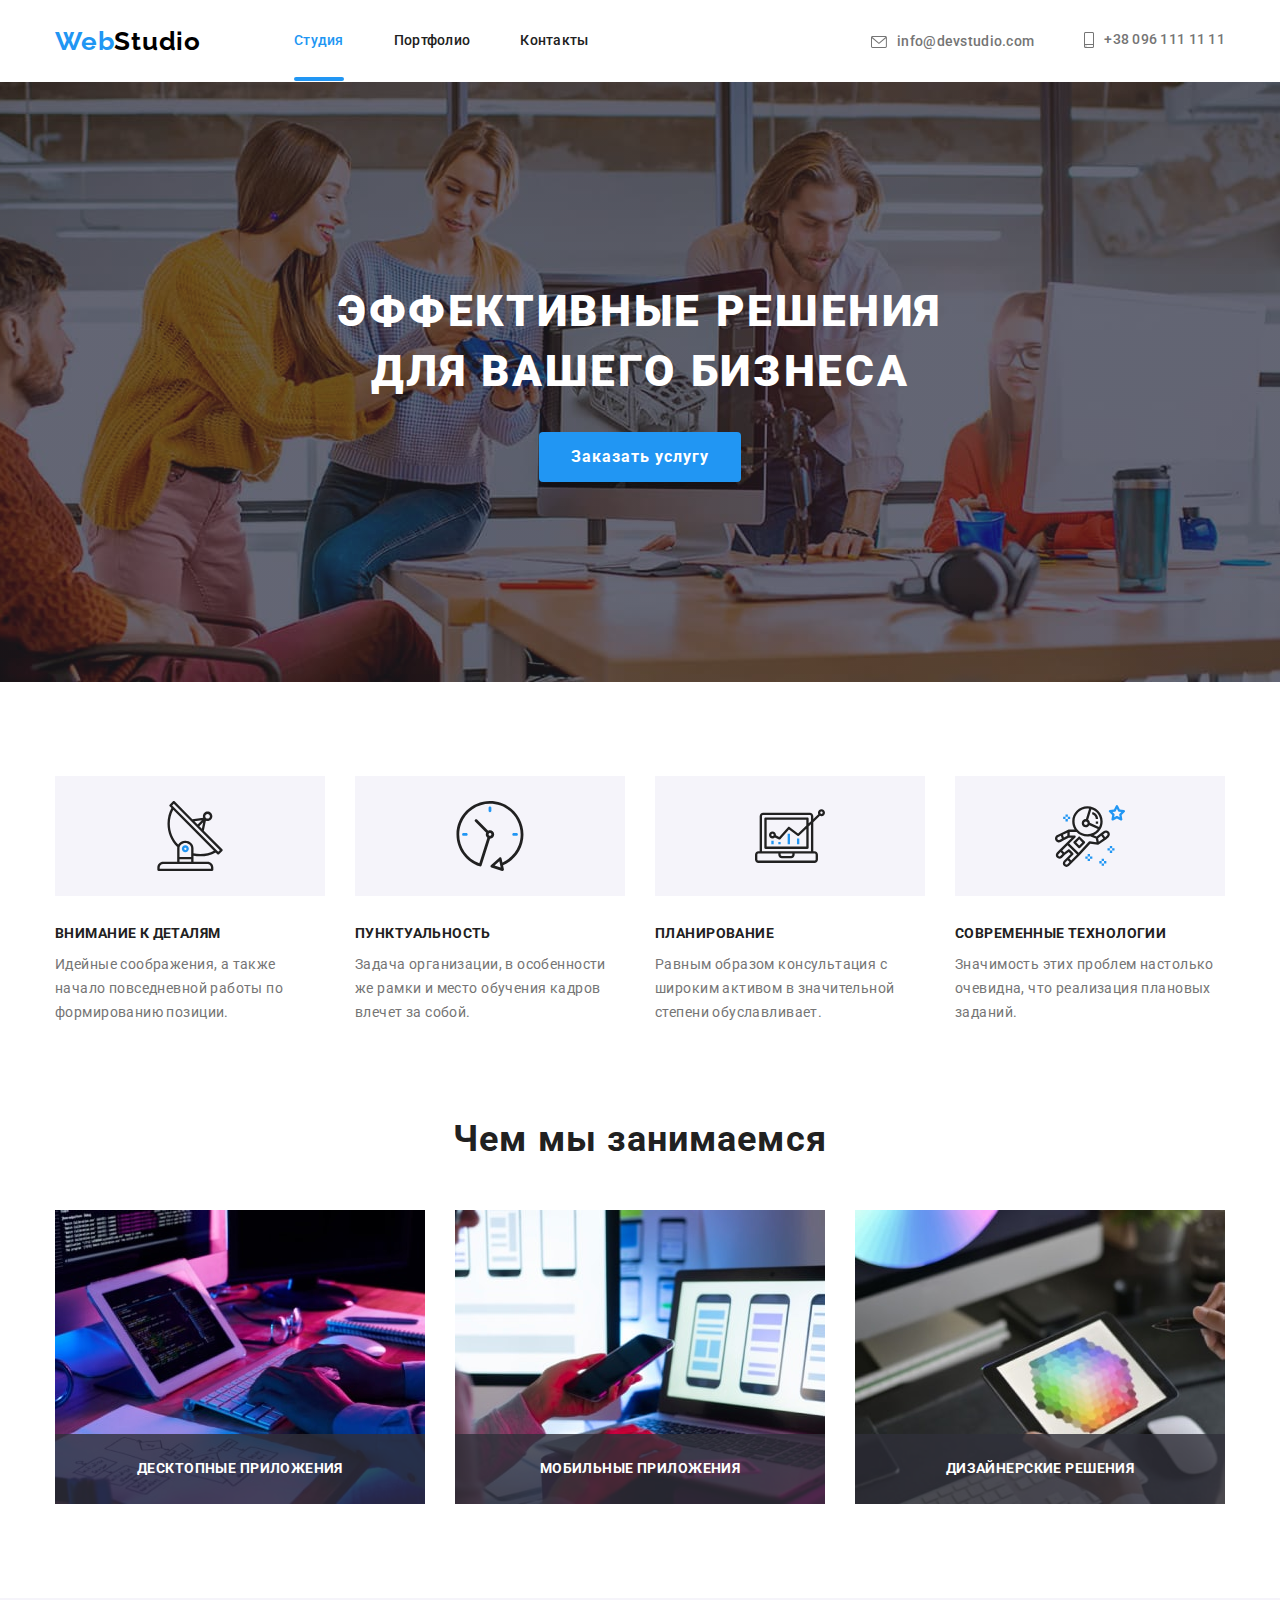
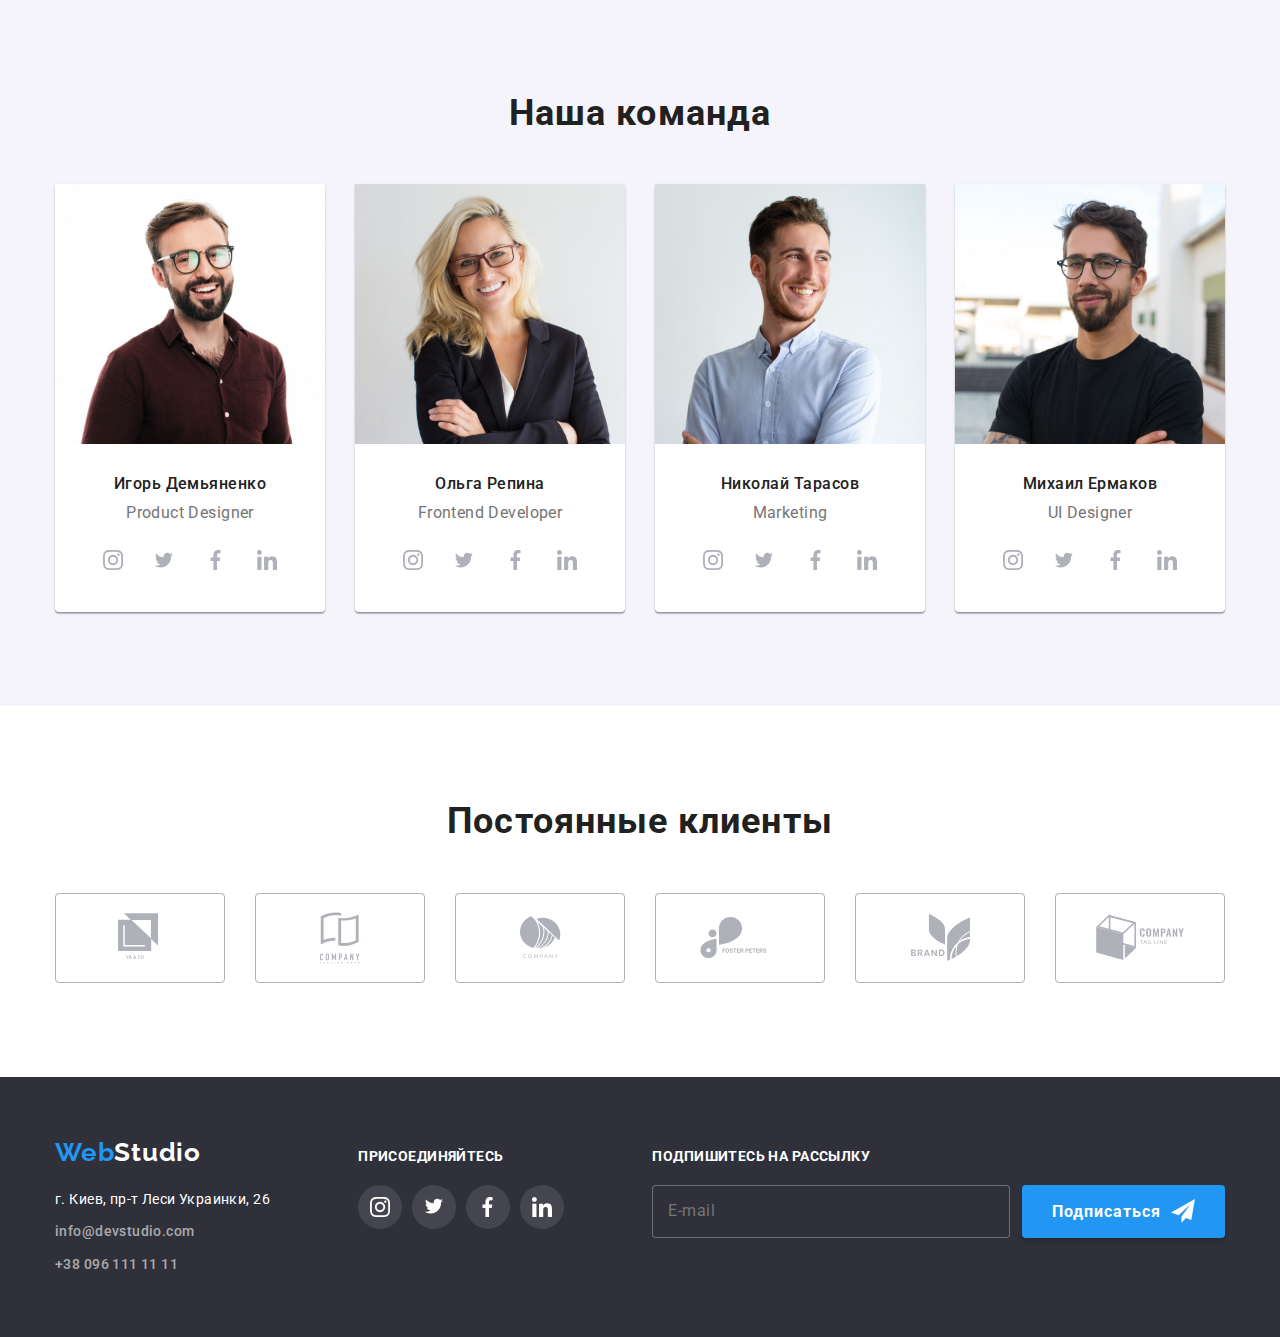
<file: index.html>
<!DOCTYPE html>
<html lang="ru">
<head>
    <meta charset="UTF-8">
    <meta name="viewport" content="width=device-width, initial-scale=1.0">
    <title>WebStudio</title>
    <link href="https://fonts.googleapis.com/css2?family=Raleway:wght@700&family=Roboto:wght@400;500;700;900&display=swap"
        rel="stylesheet">
    <link rel="stylesheet" href="https://cdnjs.cloudflare.com/ajax/libs/modern-normalize/1.0.0/modern-normalize.min.css">    
    <link rel="stylesheet" href="./css/main.min.css">
</head>
<body>
    <!-- Шапка -->
    <header class="header">
        <div class="container main-nav">
            <nav class="nav-menu">
                <a href="./index.html" class="logo link"><span class="logo-span">Web</span>Studio</a>
                <ul class="site-nav list">
                    <li class="item"><a href="./index.html" class="site-link link current">Студия</a></li>
                    <li class="item"><a href="./portfolio.html" class="site-link link">Портфолио</a></li>
                    <li class="item"><a href="" class="site-link link">Контакты</a></li>
                </ul>
            </nav>
            <ul class="auth-nav list">
                <li class="item">
                    <a href="mailto:info@devstudio.com" class="auth-link link">
                        <svg class="icon-auth" width="16" height="12">
                            <use href="./img/symbol-defs.svg#icon-envelope"></use>
                        </svg>
                        info@devstudio.com
                    </a>
                </li>
                <li class="item">
                    <a href="tel:+380961111111" class="auth-link link">
                        <svg class="icon-auth" width="10" height="16">
                            <use href="./img/symbol-defs.svg#icon-smartphone"></use>
                        </svg>
                        +38 096 111 11 11
                    </a>
                </li>
            </ul>
        </div>
    </header>
    <main>
        <!-- Герой  -->
        <section class="hero">
            <div class="container">
                <h1 class="hero-title">Эффективные решения<br> для вашего бизнеса</h1>
                <a href="#modal" class="button link" data-open-modal>Заказать услугу</a>
            </div>
        </section>

        <!-- Наши методы -->
        <section class="method">
            <div class="container">
                <h2 class="visually-hidden">Наши методы</h2>
                <ul class="method-items list">
                    <li class="item">
                        <div class="method-thumb">
                            <svg class="icon-method" width="70" height="70">
                                <use href="./img/symbol-defs.svg#icon-antenna"></use>
                            </svg>
                        </div>
                        <h3 class="method-subtitle">Внимание к деталям</h3>
                        <p class="method-desc">Идейные соображения, а также начало повседневной работы по формированию позиции.</p>
                    </li>
                    <li class="item">
                        <div class="method-thumb">
                            <svg class="icon-method" width="70" height="70">
                                <use href="./img/symbol-defs.svg#icon-clock"></use>
                            </svg>
                        </div>
                        <h3 class="method-subtitle">Пунктуальность</h3>
                        <p class="method-desc">Задача организации, в особенности же рамки и место обучения кадров влечет за собой.</p>
                    </li>
                    <li class="item">
                        <div class="method-thumb">
                            <svg class="icon-method" width="70" height="70">
                                <use href="./img/symbol-defs.svg#icon-diagram"></use>
                            </svg>
                        </div>
                        <h3 class="method-subtitle">Планирование</h3>
                        <p class="method-desc">Равным образом консультация с широким активом в значительной степени обуславливает.</p>
                    </li>
                    <li class="item">
                        <div class="method-thumb">
                            <svg class="icon-method" width="70" height="70">
                                <use href="./img/symbol-defs.svg#icon-astronaut"></use>
                            </svg>
                        </div>
                        <h3 class="method-subtitle">Современные технологии</h3>
                        <p class="method-desc">Значимость этих проблем настолько очевидна, что реализация плановых заданий.</p>
                    </li>
                </ul>
            </div>
        </section>

        <!-- Чем мы занимаемся -->
        <section class="works">
            <div class="container">
                <h2 class="title">Чем мы занимаемся</h2>
                <ul class="works-items list">
                    <li class="item">
                        <div class="work-thumb">
                            <img src="./img/box_1.jpg" alt="работа за компьютером" width="370">
                            <div class="work-info">
                                <h3 class="work-subtitle">Десктопные приложения</h3>
                            </div>
                        </div>
                    </li>
                    <li class="item">
                        <div class="work-thumb">
                            <img src="./img/box_2.jpg" alt="работа за компьютером" width="370">
                            <div class="work-info">
                                <h3 class="work-subtitle">Мобильные приложения</h3>
                            </div>
                        </div>
                    </li>
                    <li class="item">
                        <div class="work-thumb">
                            <img src="./img/box_3.jpg" alt="работа за компьютером" width="370">
                            <div class="work-info">
                                <h3 class="work-subtitle">Дизайнерские решения</h3>
                            </div>
                        </div>
                    </li>
                </ul>
            </div>
        </section>

        <!-- Наша команда -->
        <section class="team"> 
            <div class="container">
                <h2 class="title">Наша команда</h2>
                <ul class="team-items list">
                    <li class="item">
                        <img src="./img/team_1.jpg" alt="мужчина по имени Игорь" width="270">
                        <div class="item-name">
                            <h3 class="team-subtitle">Игорь Демьяненко</h3>
                            <p class="team-desc">Product Designer</p>
                            <ul class="team-socials list">
                                <li>
                                    <a href="" class="item-cocial">
                                        <svg class="icon-social" width="20" height="20">
                                            <use href="./img/symbol-defs.svg#icon-instagram"></use>
                                        </svg>
                                    </a>
                                </li>
                                <li>
                                    <a href="" class="item-cocial">
                                        <svg class="icon-social" width="20" height="16.25">
                                            <use href="./img/symbol-defs.svg#icon-twitter"></use>
                                        </svg>
                                    </a>
                                </li>
                                <li>
                                    <a href="" class="item-cocial">
                                        <svg class="icon-social" width="20" height="20">
                                            <use href="./img/symbol-defs.svg#icon-facebook"></use>
                                        </svg>
                                    </a>
                                </li>
                                <li>
                                    <a href="" class="item-cocial">
                                        <svg class="icon-social" width="20" height="20">
                                            <use href="./img/symbol-defs.svg#icon-linkedin"></use>
                                        </svg>
                                    </a>
                                </li>
                            </ul>
                        </div>
                    </li>
                    <li class="item">
                        <img src="./img/team_2.jpg" alt="девушка по имени Ольга" width="270">
                        <div class="item-name">
                            <h3 class="team-subtitle">Ольга Репина</h3>
                            <p class="team-desc">Frontend Developer</p>
                            <ul class="team-socials list">
                                <li>
                                    <a href="" class="item-cocial">
                                        <svg class="icon-social" width="20" height="20">
                                            <use href="./img/symbol-defs.svg#icon-instagram"></use>
                                        </svg>
                                    </a>
                                </li>
                                <li>
                                    <a href="" class="item-cocial">
                                        <svg class="icon-social" width="20" height="16.25">
                                            <use href="./img/symbol-defs.svg#icon-twitter"></use>
                                        </svg>
                                    </a>
                                </li>
                                <li>
                                    <a href="" class="item-cocial">
                                        <svg class="icon-social" width="20" height="20">
                                            <use href="./img/symbol-defs.svg#icon-facebook"></use>
                                        </svg>
                                    </a>
                                </li>
                                <li>
                                    <a href="" class="item-cocial">
                                        <svg class="icon-social" width="20" height="20">
                                            <use href="./img/symbol-defs.svg#icon-linkedin"></use>
                                        </svg>
                                    </a>
                                </li>
                            </ul>                          
                        </div>
                    </li>
                    <li class="item">
                        <img src="./img/team_3.jpg" alt="мужчина по имени Николай" width="270">
                        <div class="item-name">
                            <h3 class="team-subtitle">Николай Тарасов</h3>
                            <p class="team-desc">Marketing</p>
                            <ul class="team-socials list">
                                <li>
                                    <a href="" class="item-cocial">
                                        <svg class="icon-social" width="20" height="20">
                                            <use href="./img/symbol-defs.svg#icon-instagram"></use>
                                        </svg>
                                    </a>
                                </li>
                                <li>
                                    <a href="" class="item-cocial">
                                        <svg class="icon-social" width="20" height="16.25">
                                            <use href="./img/symbol-defs.svg#icon-twitter"></use>
                                        </svg>
                                    </a>
                                </li>
                                <li>
                                    <a href="" class="item-cocial">
                                        <svg class="icon-social" width="20" height="20">
                                            <use href="./img/symbol-defs.svg#icon-facebook"></use>
                                        </svg>
                                    </a>
                                </li>
                                <li>
                                    <a href="" class="item-cocial">
                                        <svg class="icon-social" width="20" height="20">
                                            <use href="./img/symbol-defs.svg#icon-linkedin"></use>
                                        </svg>
                                    </a>
                                </li>
                            </ul>
                        </div>
                    </li>
                    <li class="item">
                        <img src="./img/team_4.jpg" alt="мужчина по имени Михаил" width="270">
                        <div class="item-name">
                            <h3 class="team-subtitle">Михаил Ермаков</h3>
                            <p class="team-desc">UI Designer</p>
                            <ul class="team-socials list">
                                <li>
                                    <a href="" class="item-cocial">
                                        <svg class="icon-social" width="20" height="20">
                                            <use href="./img/symbol-defs.svg#icon-instagram"></use>
                                        </svg>
                                    </a>
                                </li>
                                <li>
                                    <a href="" class="item-cocial">
                                        <svg class="icon-social" width="20" height="16.25">
                                            <use href="./img/symbol-defs.svg#icon-twitter"></use>
                                        </svg>
                                    </a>
                                </li>
                                <li>
                                    <a href="" class="item-cocial">
                                        <svg class="icon-social" width="20" height="20">
                                            <use href="./img/symbol-defs.svg#icon-facebook"></use>
                                        </svg>
                                    </a>
                                </li>
                                <li>
                                    <a href="" class="item-cocial">
                                        <svg class="icon-social" width="20" height="20">
                                            <use href="./img/symbol-defs.svg#icon-linkedin"></use>
                                        </svg>
                                    </a>
                                </li>
                            </ul>
                        </div>
                    </li>
                </ul>
            </div>
        </section>

        <!-- Постоянные клиенты -->
        <section class="regular-clients">
            <div class="container">
                <h2 class="title">Постоянные клиенты</h2>
                <ul class="clients list">
                    <li class="item">
                        <a href="" class="client-link">
                            <svg class="icon-client" width="44.27" height="49.23">
                                <use href="./img/symbol-defs.svg#icon-client-1"></use>
                            </svg>
                        </a>
                    </li>
                    <li class="item">
                        <a href="" class="client-link">
                            <svg class="icon-client" width="40" height="52">
                                <use href="./img/symbol-defs.svg#icon-client-2"></use>
                            </svg>
                        </a>
                    </li>
                    <li class="item">
                        <a href="" class="client-link">
                            <svg class="icon-client" width="41" height="42.6">
                                <use href="./img/symbol-defs.svg#icon-client-3"></use>
                            </svg>
                        </a>
                    </li>
                    <li class="item">
                        <a href="" class="client-link">
                            <svg class="icon-client" width="79.66" height="42.02">
                                <use href="./img/symbol-defs.svg#icon-client-4"></use>
                            </svg>
                        </a>
                    </li>
                    <li class="item">
                        <a href="" class="client-link">
                            <svg class="icon-client" width="59" height="47">
                                <use href="./img/symbol-defs.svg#icon-client-5"></use>
                            </svg>
                        </a>
                    </li>
                    <li class="item">
                        <a href="" class="client-link">
                            <svg class="icon-client" width="88.48" height="45.44">
                                <use href="./img/symbol-defs.svg#icon-client-6"></use>
                            </svg>
                        </a>
                    </li>
                </ul>
            </div>
        </section>
    </main>

    <!-- Подвал -->
    <footer class="footer">
        <div class="container infobox">
            <div class="wrapper temporarily">
                <a href="./index.html" class="logo link"><span class="logo-span">Web</span>Studio</a>
                <address class="address">
                    <p class="footer-desc">г. Киев, пр-т Леси Украинки, 26</p>
                    <a href="mailto:info@devstudio.com" class="footer-add address-link link">info@devstudio.com</a>
                    <a href="tel:+380961111111" class="address-link link">+38 096 111 11 11</a>
                </address>
            </div>
            <div class="wrapper socials-links">
                <b class="common">присоединяйтесь</b>
                <ul class="socials list">
                    <li class="item">
                        <a href="" class="item-social">
                            <svg class="icon-social" width="20" height="20">
                                <use href="./img/symbol-defs.svg#icon-instagram"></use>
                            </svg>
                        </a>
                    </li>
                    <li class="item">
                        <a href="" class="item-social">
                            <svg class="icon-social" width="20" height="16.25">
                                <use href="./img/symbol-defs.svg#icon-twitter"></use>
                            </svg>
                        </a>
                    </li>
                    <li class="item">
                        <a href="" class="item-social">
                            <svg class="icon-social" width="20" height="20">
                                <use href="./img/symbol-defs.svg#icon-facebook"></use>
                            </svg>
                        </a>
                    </li>
                    <li class="item">
                        <a href="" class="item-social">
                            <svg class="icon-social" width="20" height="20">
                                <use href="./img/symbol-defs.svg#icon-linkedin"></use>
                            </svg>
                        </a>
                    </li>
                </ul>
            </div>
            <div class="wrapper">
                <b class="common">Подпишитесь на рассылку</b>
                <form class="mailing">
                    <input class="email" type="email" name="email" placeholder="E-mail">
                    <button class="button">Подписаться
                        <svg class="form-send" width="24" height="24">
                            <use href="./img/symbol-defs.svg#icon-send"></use>
                        </svg>
                    </button>
                </form>
            </div>
        </div>
    </footer>

    <!-- Модальное окно -->
    <div class="backdrop is-hidden"  data-backdrop >
        <div class="modal" id="modal">
            <button class="btn-modal" data-close-modal>
                <svg width="18" height="18">
                    <use href="./img/symbol-defs.svg#icon-close"></use>
                </svg>
            </button>
            <b class="modal-title">Оставьте свои данные, мы вам перезвоним</b>
            <form class="form-feedback js-speaker-form" >
                <label class="form-field">
                    <span class="form-subtitle">Имя</span>
                    <input class="form-info" type="text" name="name" placeholder=" ">
                    <svg class="form-icon" width="18" height="18">
                        <use href="./img/symbol-defs.svg#icon-name"></use>
                    </svg>
                </label>
                <label class="form-field">
                    <span class="form-subtitle">Телефон</span>
                    <input class="form-info" type="tel" name="telephone" placeholder=" ">
                    <svg class="form-icon" width="18" height="18">
                        <use href="./img/symbol-defs.svg#icon-call"></use>
                    </svg>
                </label>
                <label class="form-field">
                    <span class="form-subtitle">Почта</span>
                    <input class="form-info" type="email" name="email" placeholder=" ">
                    <svg class="form-icon" width="18" height="18">
                        <use href="./img/symbol-defs.svg#icon-mail"></use>
                    </svg>
                </label>
                <label class="form-field comment">
                    <span class="form-subtitle">Комментарий</span>
                    <textarea class="message" name="message" rows="5" placeholder="Введите текст"></textarea>
                </label>
                <div class="license-wrapper">
                    <input class="checkbox" type="checkbox" name="topic" id="checkbox">
                    <!-- <span class="check-icon"></span> -->
                    <label class="license-text" for="checkbox">Соглашаюсь с рассылкой и принимаю <a class="license-link" href="">Условия договора</a></label>
                </div>
                <button class="form-btn">Отправить</button>
            </form>
        </div>
    </div>

    <script>
        const refs = {
            openModalBtn: document.querySelector("[data-open-modal]"),
            closeModalBtn: document.querySelector("[data-close-modal]"),
            backdrop: document.querySelector("[data-backdrop]"),
        };

        refs.openModalBtn.addEventListener("click", toggleModal);
        refs.closeModalBtn.addEventListener("click", toggleModal);

        refs.backdrop.addEventListener("click", logBackdropClick);

        function toggleModal() {
            refs.backdrop.classList.toggle("is-hidden");
        }

        function logBackdropClick() {
            console.log("Это клик в бекдроп");
        }
    </script>
    <script>
        (() => {
            document
                .querySelector('.js-speaker-form')
                .addEventListener('submit', e => {
                    e.preventDefault();

                    new FormData(e.currentTarget).forEach((value, name) =>
                        console.log(`${name}: ${value}`),
                    );

                    e.currentTarget.reset();
                });
        })();
    </script>
</body>
</html>
</file>
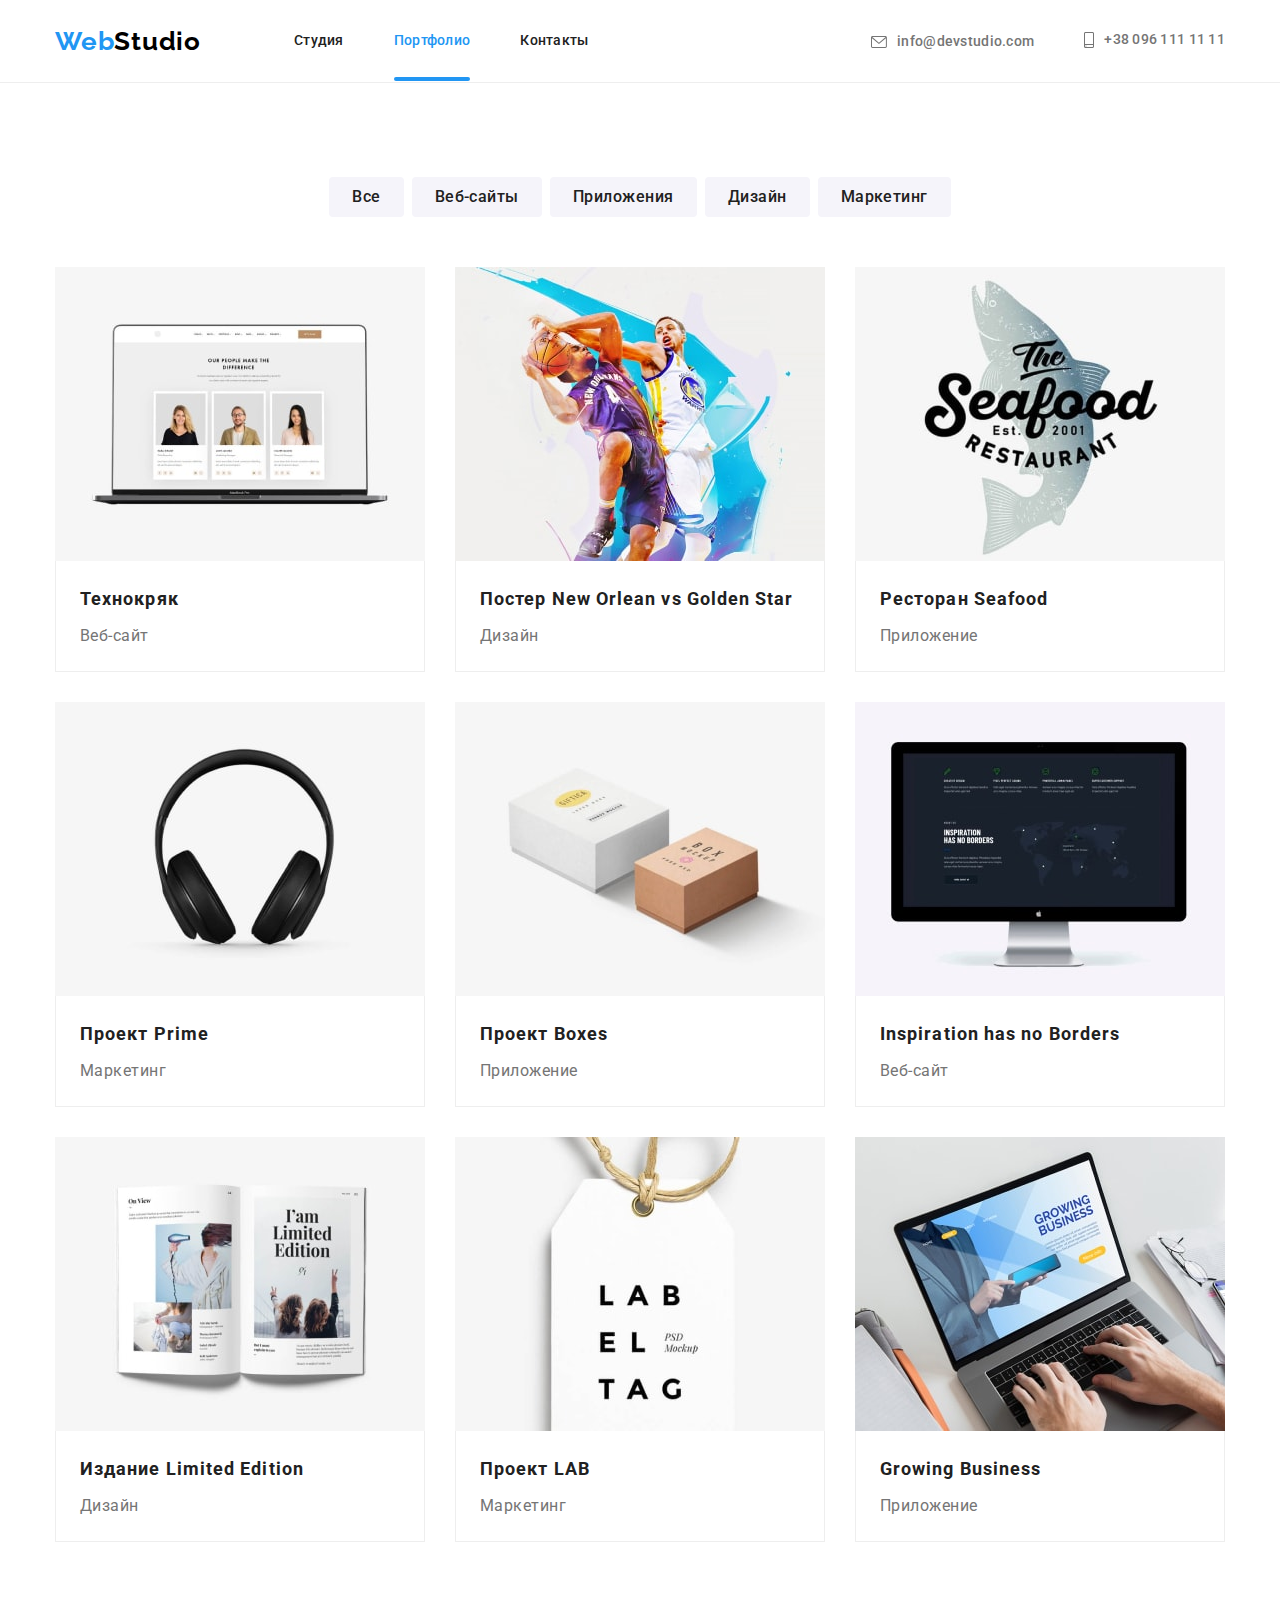
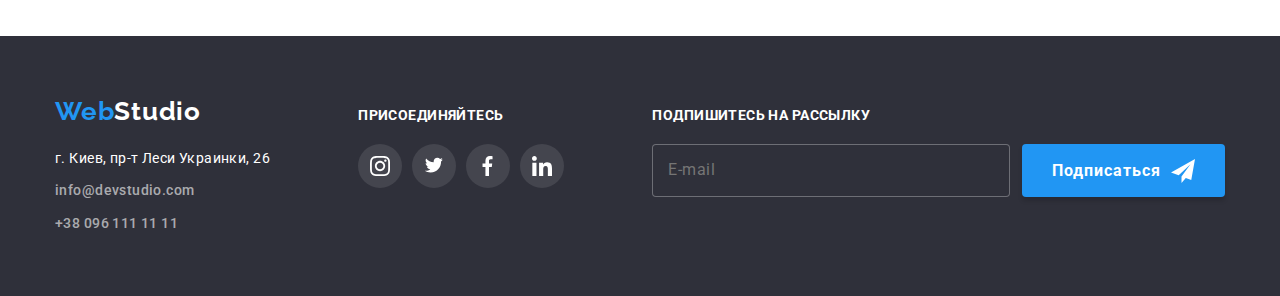
<file: portfolio.html>
<!DOCTYPE html>
<html lang="ru">
<head>
    <meta charset="UTF-8">
    <meta name="viewport" content="width=device-width, initial-scale=1.0">
    <title>Портфолио</title>
    <link href="https://fonts.googleapis.com/css2?family=Raleway:wght@700&family=Roboto:wght@400;500;700;900&display=swap"
        rel="stylesheet">
    <link rel="stylesheet" href="https://cdnjs.cloudflare.com/ajax/libs/modern-normalize/1.0.0/modern-normalize.min.css">
    <link rel="stylesheet" href="./css/main.min.css">
</head>
<body>
    <!-- Шапка -->
    <header class="header border">
        <div class="container main-nav">
            <nav class="nav-menu">
                <a href="./index.html" class="logo link"><span class="logo-span">Web</span>Studio</a>
                <ul class="site-nav list">
                    <li class="item"><a href="./index.html" class="site-link link">Студия</a></li>
                    <li class="item"><a href="./portfolio.html" class="site-link link  current">Портфолио</a></li>
                    <li class="item"><a href="" class="site-link link">Контакты</a></li>
                </ul>
            </nav>
            <ul class="auth-nav list">
                <li class="item">
                    <a href="mailto:info@devstudio.com" class="auth-link link">
                        <svg class="icon-auth" width="16" height="12">
                            <use href="./img/symbol-defs.svg#icon-envelope"></use>
                        </svg>
                        info@devstudio.com
                    </a>
                </li>
                <li class="item">
                    <a href="tel:+380961111111" class="auth-link link">
                        <svg class="icon-auth" width="10" height="16">
                            <use href="./img/symbol-defs.svg#icon-smartphone"></use>
                        </svg>
                        +38 096 111 11 11
                    </a>
                </li>
            </ul>
        </div>
    </header>
    <main>

        <!-- Портфолио -->
        <section class="portfolio">
            <div class="container">
                <h1 class="visually-hidden">Портфолио</h1>
                <!-- Радио-кнопки, которые пока просто кнопки -->
                <ul class="button-items list">
                    <li class="item"><button type="button" class="btn">Все</button></li>
                    <li class="item"><button type="button" class="btn">Веб-сайты</button></li>
                    <li class="item"><button type="button" class="btn">Приложения</button></li>
                    <li class="item"><button type="button" class="btn">Дизайн</button></li>
                    <li class="item"><button type="button" class="btn">Маркетинг</button></li>
                </ul>
                
                <!-- Галерея -->
                <ul class="galery-items list">
                    <li class="item">
                        <a href="" class="card link">
                            <div class="card-thumb">
                                <img src="./img/img-portfolio/project-01.jpg" alt="Технокряк" width="370">
                                <div class="overlay">
                                    <p class="overlay-text">Технокряк это современная площадка распространения коронавируса. Компании используют эту платформу для цифрового
                                        шпионажа и атак на защищённые сервера конкурентов.</p>
                                </div>
                            </div>
                            <div class="galery-names">
                                <h3 class="galery-title">Технокряк</h3>
                                <p class="galery-desc">Веб-сайт</p>
                            </div>
                        </a>
                    </li>
                    <li class="item">
                        <a href="" class="card link">
                            <div class="card-thumb">
                                <img src="./img/img-portfolio/project-02.jpg" alt="Постер New Orlean vs Golden Star" width="370">
                                <div class="overlay">
                                    <p class="overlay-text">Технокряк это современная площадка распространения коронавируса. Компании используют эту
                                        платформу для цифрового
                                        шпионажа и атак на защищённые сервера конкурентов.</p>
                                </div>
                            </div>
                            <div class="galery-names">
                                <h3 class="galery-title">Постер New Orlean vs Golden Star</h3>
                                <p class="galery-desc">Дизайн</p>
                            </div>
                        </a>
                    </li>
                    <li class="item">
                        <a href="" class="card link">
                            <div class="card-thumb">
                                <img src="./img/img-portfolio/project-03.jpg" alt="Ресторан Seafood" width="370">
                                <div class="overlay">
                                    <p class="overlay-text">Технокряк это современная площадка распространения коронавируса. Компании используют эту
                                        платформу для цифрового
                                        шпионажа и атак на защищённые сервера конкурентов.</p>
                                </div>
                            </div>
                            <div class="galery-names">
                                <h3 class="galery-title">Ресторан Seafood</h3>
                                <p class="galery-desc">Приложение</p>
                            </div>
                        </a>
                    </li>
                    <li class="item">
                        <a href="" class="card link">
                            <div class="card-thumb">
                                <img src="./img/img-portfolio/project-04.jpg" alt="Проект Prime" width="370">
                                <div class="overlay">
                                    <p class="overlay-text">Технокряк это современная площадка распространения коронавируса. Компании используют эту
                                        платформу для цифрового
                                        шпионажа и атак на защищённые сервера конкурентов.</p>
                                </div>
                            </div>
                            <div class="galery-names">
                                <h3 class="galery-title">Проект Prime</h3>
                                <p class="galery-desc">Маркетинг</p>
                            </div>
                        </a>
                    </li>
                    <li class="item">
                        <a href="" class="card link">
                            <div class="card-thumb">
                                <img src="./img/img-portfolio/project-05.jpg" alt="Проект Boxes" width="370">
                                <div class="overlay">
                                    <p class="overlay-text">Технокряк это современная площадка распространения коронавируса. Компании используют эту
                                        платформу для цифрового
                                        шпионажа и атак на защищённые сервера конкурентов.</p>
                                </div>
                            </div>
                            <div class="galery-names">
                                <h3 class="galery-title">Проект Boxes</h3>
                                <p class="galery-desc">Приложение</p>
                            </div>
                        </a>
                    </li>
                    <li class="item">
                        <a href="" class="card link">
                            <div class="card-thumb">
                                <img src="./img/img-portfolio/project-06.jpg" alt="Inspiration has no Borders" width="370">
                                <div class="overlay">
                                    <p class="overlay-text">Технокряк это современная площадка распространения коронавируса. Компании используют эту
                                        платформу для цифрового
                                        шпионажа и атак на защищённые сервера конкурентов.</p>
                                </div>
                            </div>
                            <div class="galery-names">
                                <h3 class="galery-title">Inspiration has no Borders</h3>
                                <p class="galery-desc">Веб-сайт</p>
                            </div>
                        </a>
                    </li>
                    <li class="item">
                        <a href="" class="card link">
                            <div class="card-thumb">
                                <img src="./img/img-portfolio/project-07.jpg" alt="Издание Limited Edition" width="370">
                                <div class="overlay">
                                    <p class="overlay-text">Технокряк это современная площадка распространения коронавируса. Компании используют эту
                                        платформу для цифрового
                                        шпионажа и атак на защищённые сервера конкурентов.</p>
                                </div>
                            </div>
                            <div class="galery-names">
                                <h3 class="galery-title">Издание Limited Edition</h3>
                                <p class="galery-desc">Дизайн</p>
                            </div>
                        </a>
                    </li>
                    <li class="item">
                        <a href="" class="card link">
                            <div class="card-thumb">
                                <img src="./img/img-portfolio/project-08.jpg" alt="Проект LAB" width="370">
                                <div class="overlay">
                                    <p class="overlay-text">Технокряк это современная площадка распространения коронавируса. Компании используют эту
                                        платформу для цифрового
                                        шпионажа и атак на защищённые сервера конкурентов.</p>
                                </div>
                            </div>
                            <div class="galery-names">
                                <h3 class="galery-title">Проект LAB</h3>
                                <p class="galery-desc">Маркетинг</p>
                            </div>
                        </a>
                    </li>
                    <li class="item">
                        <a href="" class="card link">
                            <div class="card-thumb">
                                <img src="./img/img-portfolio/project-09.jpg" alt="Growing Business" width="370">
                                <div class="overlay">
                                    <p class="overlay-text">Технокряк это современная площадка распространения коронавируса. Компании используют эту
                                        платформу для цифрового
                                        шпионажа и атак на защищённые сервера конкурентов.</p>
                                </div>
                            </div>
                            <div class="galery-names">
                                <h3 class="galery-title">Growing Business</h3>
                                <p class="galery-desc">Приложение</p>
                            </div>
                        </a>
                    </li>
                </ul>
            </div>
        </section>
    </main>
    <footer class="footer">
        <div class="container infobox">
            <div class="wrapper temporarily">
                <a href="./index.html" class="logo link"><span class="logo-span">Web</span>Studio</a>
                <address class="address">
                    <p class="footer-desc">г. Киев, пр-т Леси Украинки, 26</p>
                    <a href="mailto:info@devstudio.com" class="footer-add address-link link">info@devstudio.com</a>
                    <a href="tel:+380961111111" class="address-link link">+38 096 111 11 11</a>
                </address>
            </div>
            <div class="wrapper socials-links">
                <b class="common">присоединяйтесь</b>
                <ul class="socials list">
                    <li class="item">
                        <a href="" class="item-social">
                            <svg class="icon-social" width="20" height="20">
                                <use href="./img/symbol-defs.svg#icon-instagram"></use>
                            </svg>
                        </a>
                    </li>
                    <li class="item">
                        <a href="" class="item-social">
                            <svg class="icon-social" width="20" height="16.25">
                                <use href="./img/symbol-defs.svg#icon-twitter"></use>
                            </svg>
                        </a>
                    </li>
                    <li class="item">
                        <a href="" class="item-social">
                            <svg class="icon-social" width="20" height="20">
                                <use href="./img/symbol-defs.svg#icon-facebook"></use>
                            </svg>
                        </a>
                    </li>
                    <li class="item">
                        <a href="" class="item-social">
                            <svg class="icon-social" width="20" height="20">
                                <use href="./img/symbol-defs.svg#icon-linkedin"></use>
                            </svg>
                        </a>
                    </li>
                </ul>
            </div>
            <div class="wrapper">
                <b class="common">Подпишитесь на рассылку</b>
                <form class="mailing">
                    <input class="email" type="email" name="email" placeholder="E-mail">
                    <button class="button">Подписаться
                        <svg class="form-send" width="24" height="24">
                            <use href="./img/symbol-defs.svg#icon-send"></use>
                        </svg>
                    </button>
                </form>
            </div>
        </div>
    </footer>
</body>
</html>
</file>
<file: css/main.min.css>
body{background:#fff;color:#757575;font-family:"Roboto",sans-serif;letter-spacing:0.03em;font-size:14px;line-height:1.72}img{display:block;max-width:100%;height:auto}.visually-hidden{position:absolute;width:1px;height:1px;margin:1px;border:0;padding:0;clip:rect(0 0 0 0);overflow:hidden}.list{list-style:none}.link{text-decoration:none}.title{margin:0;color:#212121;font-weight:700;font-size:36px;line-height:1.17;text-align:center;letter-spacing:0.03em}.container{width:1200px;padding-left:15px;padding-right:15px;margin:0 auto}.border.header{border-bottom:1px solid #eee}.main-nav,.nav-menu{display:-webkit-box;display:-ms-flexbox;display:flex;-webkit-box-align:center;-ms-flex-align:center;align-items:center}.site-nav{display:-webkit-box;display:-ms-flexbox;display:flex;margin:0;padding:0;margin-left:93px}.site-nav .item:not(:last-child){margin-right:50px}.site-link{display:block;padding-top:32px;padding-bottom:32px;color:#212121;font-weight:500;font-size:14px;line-height:1.14;letter-spacing:0.02em;-webkit-transition:color 250ms cubic-bezier(0.4, 0, 0.2, 1);transition:color 250ms cubic-bezier(0.4, 0, 0.2, 1)}.site-link:hover,.site-link:focus{color:#2196f3}.site-link.current{position:relative;color:#2196f3}.site-link.current::after{position:absolute;left:0;bottom:0;content:'';display:block;width:100%;height:4px;background-color:#2196f3;border-radius:2px}.auth-nav{display:-webkit-box;display:-ms-flexbox;display:flex;-webkit-box-align:baseline;-ms-flex-align:baseline;align-items:baseline;margin:0;margin-left:auto;padding:0}.auth-nav .item:not(:last-child){margin-right:50px}.auth-link{display:-webkit-inline-box;display:-ms-inline-flexbox;display:inline-flex;padding-top:32px;padding-bottom:32px;-webkit-box-align:center;-ms-flex-align:center;align-items:center;color:#757575;font-weight:500;font-size:14px;line-height:1.14;letter-spacing:0.02em;-webkit-transition:color 250ms cubic-bezier(0.4, 0, 0.2, 1);transition:color 250ms cubic-bezier(0.4, 0, 0.2, 1)}.auth-link:hover,.auth-link:focus{color:#2196f3}.icon-auth{margin-right:10px;fill:currentColor}.logo{color:#000;font-family:"Raleway",sans-serif;font-weight:700;font-size:26px;line-height:1.19;letter-spacing:0.03em}.logo-span{color:#2196f3}.footer .logo{display:inline-block;margin-bottom:20px;color:#fff}.hero{max-width:1600px;min-height:600px;margin-left:auto;margin-right:auto;padding-top:200px;padding-bottom:200px;background:#2f303a;text-align:center;background-image:-webkit-gradient(linear, left top, right top, from(rgba(47,48,58,0.4)), to(rgba(47,48,58,0.4))),url(../img/bg.jpg);background-image:linear-gradient(to right, rgba(47,48,58,0.4), rgba(47,48,58,0.4)),url(../img/bg.jpg);background-repeat:no-repeat;background-position:center;background-size:cover}.hero .button{display:inline-block;padding:10px 32px;color:#fff;font-weight:700;font-size:16px;line-height:1.87;letter-spacing:0.06em;background:#2196f3;-webkit-box-shadow:0px 4px 4px rgba(0,0,0,0.15);box-shadow:0px 4px 4px rgba(0,0,0,0.15);border-radius:4px}.hero-title{margin:0;margin-bottom:30px;color:#fff;font-weight:900;font-size:44px;line-height:1.36;letter-spacing:0.06em;text-transform:uppercase}.method{padding-top:94px;padding-bottom:94px}.method-items{display:-webkit-box;display:-ms-flexbox;display:flex;-ms-flex-wrap:wrap;flex-wrap:wrap;margin:0;padding:0}.method-items .item{width:270px}.method-items .item:not(:last-child){margin-right:30px}.method-thumb{display:-webkit-box;display:-ms-flexbox;display:flex;-webkit-box-pack:center;-ms-flex-pack:center;justify-content:center;-webkit-box-align:center;-ms-flex-align:center;align-items:center;height:120px;margin-bottom:30px;background:#f5f4fa}.method-subtitle{margin:0;margin-bottom:10px;color:#212121;font-weight:700;font-size:14px;line-height:1.14;letter-spacing:0.03em;text-transform:uppercase}.method-desc{margin:0}.works{padding-bottom:94px}.works .title{margin-bottom:50px}.works-items{display:-webkit-box;display:-ms-flexbox;display:flex;margin:0;padding:0}.works-items .item:not(:last-child){margin-right:30px}.work-thumb{position:relative}.work-subtitle{margin:0;padding:27px 82px;color:#fff;font-size:14px;line-height:1.14;text-transform:uppercase}.work-info{position:absolute;display:-webkit-box;display:-ms-flexbox;display:flex;-webkit-box-pack:center;-ms-flex-pack:center;justify-content:center;bottom:0;left:0;width:100%;background-color:rgba(47,48,58,0.8)}.team{padding-top:94px;padding-bottom:94px;background:#f5f4fa}.team .title{margin-bottom:50px}.team-items{display:-webkit-box;display:-ms-flexbox;display:flex;margin:0;padding:0}.team-items>.item{background:#fff;-webkit-box-shadow:0px 1px 3px rgba(0,0,0,0.12),0px 1px 1px rgba(0,0,0,0.14),0px 2px 1px rgba(0,0,0,0.2);box-shadow:0px 1px 3px rgba(0,0,0,0.12),0px 1px 1px rgba(0,0,0,0.14),0px 2px 1px rgba(0,0,0,0.2);border-radius:0px 0px 4px 4px}.team-items>.item:not(:last-child){margin-right:30px}.item-name{padding:30px 32px;text-align:center}.team-subtitle{margin:0;margin-bottom:10px;color:#212121;font-weight:500;font-size:16px;line-height:1.19;letter-spacing:0.03em}.team-desc{margin:0;margin-bottom:16px;font-weight:400;font-size:16px;line-height:1.19}.team-socials{display:-webkit-box;display:-ms-flexbox;display:flex;-ms-flex-pack:distribute;justify-content:space-around;-webkit-box-align:center;-ms-flex-align:center;align-items:center;padding:0}.item-cocial{display:-webkit-box;display:-ms-flexbox;display:flex;-webkit-box-pack:center;-ms-flex-pack:center;justify-content:center;-webkit-box-align:center;-ms-flex-align:center;align-items:center;width:44px;height:44px;color:#afb1b8;background-color:transparent;border-radius:50%;-webkit-transition:background-color 250ms cubic-bezier(0.4, 0, 0.2, 1),color 250ms cubic-bezier(0.4, 0, 0.2, 1);transition:background-color 250ms cubic-bezier(0.4, 0, 0.2, 1),color 250ms cubic-bezier(0.4, 0, 0.2, 1)}.item-cocial:hover,.item-cocial:focus{background-color:#2196f3;color:#fff}.icon-social{fill:currentColor}.regular-clients{padding-top:94px;padding-bottom:94px}.regular-clients .title{margin-bottom:50px}.clients{display:-webkit-box;display:-ms-flexbox;display:flex;margin:0;padding:0}.clients>.item:not(:last-child){margin-right:30px}.client-link{display:-webkit-box;display:-ms-flexbox;display:flex;-webkit-box-pack:center;-ms-flex-pack:center;justify-content:center;-webkit-box-align:center;-ms-flex-align:center;align-items:center;width:170px;height:90px;border:1px solid #afb1b8;border-radius:4px;color:#afb1b8;-webkit-transition:border 250ms cubic-bezier(0.4, 0, 0.2, 1),color 250ms cubic-bezier(0.4, 0, 0.2, 1);transition:border 250ms cubic-bezier(0.4, 0, 0.2, 1),color 250ms cubic-bezier(0.4, 0, 0.2, 1)}.client-link:hover,.client-link:focus{border:1px solid #2196f3;color:#2196f3}.icon-client{fill:currentColor}.footer{padding-top:60px;padding-bottom:60px;background:#2f303a}.infobox{display:-webkit-box;display:-ms-flexbox;display:flex;-webkit-box-pack:justify;-ms-flex-pack:justify;justify-content:space-between;-webkit-box-align:baseline;-ms-flex-align:baseline;align-items:baseline}.address{display:-webkit-box;display:-ms-flexbox;display:flex;-webkit-box-orient:vertical;-webkit-box-direction:normal;-ms-flex-direction:column;flex-direction:column;color:#fff;font-weight:400;font-style:normal;font-size:14px;line-height:1.71;letter-spacing:0.03em}.footer-desc{margin:0;margin-bottom:9px}.footer-add{margin-bottom:9px}.address-link{color:rgba(255,255,255,0.6);font-weight:500;font-size:14px;letter-spacing:0.03em}.common{display:block;margin:0;margin-bottom:20px;color:#fff;font-style:normal;font-weight:bold;font-size:14px;line-height:1.14;letter-spacing:0.03em;text-transform:uppercase}.socials{display:-webkit-box;display:-ms-flexbox;display:flex;margin:0;padding:0}.socials .item:not(:last-child){margin-right:10px}.socials .item-social{display:-webkit-box;display:-ms-flexbox;display:flex;-webkit-box-pack:center;-ms-flex-pack:center;justify-content:center;-webkit-box-align:center;-ms-flex-align:center;align-items:center;width:44px;height:44px;color:#fff;background-color:rgba(255,255,255,0.1);border-radius:50%;-webkit-transition:background-color 250ms cubic-bezier(0.4, 0, 0.2, 1);transition:background-color 250ms cubic-bezier(0.4, 0, 0.2, 1)}.socials .item-social:hover,.socials .item-social:focus{background-color:#2196f3}.mailing{display:-webkit-box;display:-ms-flexbox;display:flex}.mailing .button{display:-webkit-inline-box;display:-ms-inline-flexbox;display:inline-flex;padding:10px 28px;-webkit-box-align:center;-ms-flex-align:center;align-items:center;color:#fff;font-weight:700;font-size:16px;line-height:1.87;letter-spacing:0.06em;background:#2196f3;-webkit-box-shadow:0px 4px 4px rgba(0,0,0,0.15);box-shadow:0px 4px 4px rgba(0,0,0,0.15);border-color:transparent;border-radius:4px;cursor:pointer}.email{width:358px;margin-right:12px;padding:15px;border:1px solid rgba(255,255,255,0.3);border-radius:4px;background-color:#2f303a;color:#fff}.email::-webkit-input-placeholder{font-style:normal;font-weight:400;font-size:16px;line-height:1.25;letter-spacing:0.03em}.email:-ms-input-placeholder{font-style:normal;font-weight:400;font-size:16px;line-height:1.25;letter-spacing:0.03em}.email::-ms-input-placeholder{font-style:normal;font-weight:400;font-size:16px;line-height:1.25;letter-spacing:0.03em}.email::placeholder{font-style:normal;font-weight:400;font-size:16px;line-height:1.25;letter-spacing:0.03em}.form-send{margin-left:10px}.backdrop{position:fixed;top:0;left:0;width:100%;height:100%;background-color:rgba(0,0,0,0.2);opacity:1;-webkit-transition:opacity 250ms cubic-bezier(0.4, 0, 0.2, 1);transition:opacity 250ms cubic-bezier(0.4, 0, 0.2, 1)}.backdrop.is-hidden{opacity:0;pointer-events:none}.modal{position:absolute;top:50%;left:50%;width:528px;height:581px;padding:40px;-webkit-transform:translate(-50%, -50%) scale(1);transform:translate(-50%, -50%) scale(1);-webkit-transition:-webkit-transform 250ms cubic-bezier(0.4, 0, 0.2, 1);transition:-webkit-transform 250ms cubic-bezier(0.4, 0, 0.2, 1);transition:transform 250ms cubic-bezier(0.4, 0, 0.2, 1);transition:transform 250ms cubic-bezier(0.4, 0, 0.2, 1), -webkit-transform 250ms cubic-bezier(0.4, 0, 0.2, 1);text-align:center;background-color:#fff}.backdrop.is-hidden .modal{-webkit-transform:translate(-50%, -50%) scale(0);transform:translate(-50%, -50%) scale(0)}.modal-title{display:inline-block;margin-bottom:12px;font-style:normal;font-weight:bold;font-size:20px;line-height:1.15;letter-spacing:0.03em;color:#000}.btn-modal{display:-webkit-box;display:-ms-flexbox;display:flex;padding:0;-webkit-box-pack:center;-ms-flex-pack:center;justify-content:center;-webkit-box-align:center;-ms-flex-align:center;align-items:center;position:absolute;top:8px;right:8px;width:30px;height:30px;background-color:#fff;border:1px solid rgba(0,0,0,0.1);border-radius:50%;cursor:pointer;-webkit-transition:fill 250ms cubic-bezier(0.4, 0, 0.2, 1);transition:fill 250ms cubic-bezier(0.4, 0, 0.2, 1)}.btn-modal:hover,.btn-modal:focus{fill:#2196f3}.form-feedback{display:-webkit-box;display:-ms-flexbox;display:flex;-webkit-box-orient:vertical;-webkit-box-direction:normal;-ms-flex-direction:column;flex-direction:column}.form-field{position:relative;display:-webkit-box;display:-ms-flexbox;display:flex;-webkit-box-orient:vertical;-webkit-box-direction:normal;-ms-flex-direction:column;flex-direction:column;margin-bottom:10px;text-align:left}.form-field.comment{margin-bottom:20px}.form-subtitle{margin-bottom:4px;font-style:normal;font-weight:400;font-size:12px;line-height:1.17;letter-spacing:0.01em}.form-info{padding:11px 12px;padding-left:42px;border:1px solid rgba(33,33,33,0.2);border-radius:4px;-webkit-transition:border-color 250ms cubic-bezier(0.4, 0, 0.2, 1);transition:border-color 250ms cubic-bezier(0.4, 0, 0.2, 1)}.form-field:focus-within>.form-info{outline:none;border-color:#2196f3}.form-info::-webkit-input-placeholder{font-style:normal;font-weight:400;font-size:12px;line-height:1.17;letter-spacing:0.01em;color:rgba(117,117,117,0.5)}.form-info:-ms-input-placeholder{font-style:normal;font-weight:400;font-size:12px;line-height:1.17;letter-spacing:0.01em;color:rgba(117,117,117,0.5)}.form-info::-ms-input-placeholder{font-style:normal;font-weight:400;font-size:12px;line-height:1.17;letter-spacing:0.01em;color:rgba(117,117,117,0.5)}.form-info::placeholder{font-style:normal;font-weight:400;font-size:12px;line-height:1.17;letter-spacing:0.01em;color:rgba(117,117,117,0.5)}.form-icon{position:absolute;top:30px;left:12px;-webkit-transition:fill 250ms cubic-bezier(0.4, 0, 0.2, 1);transition:fill 250ms cubic-bezier(0.4, 0, 0.2, 1)}.form-field:focus-within>.form-icon{fill:#2196f3}.message{padding:11px 12px;resize:none;border:1px solid rgba(33,33,33,0.2);border-radius:4px;-webkit-transition:border-color 250ms cubic-bezier(0.4, 0, 0.2, 1);transition:border-color 250ms cubic-bezier(0.4, 0, 0.2, 1)}.form-field:focus-within>.message{outline:none;border-color:#2196f3}.checkbox{position:absolute;width:1px;height:1px;margin:1px;border:0;padding:0;clip:rect(0 0 0 0);overflow:hidden}.license-wrapper{position:relative;display:-webkit-box;display:-ms-flexbox;display:flex;-webkit-box-align:center;-ms-flex-align:center;align-items:center;margin-bottom:30px}.license-text{margin-left:36px}.license-text::after{position:absolute;top:3px;left:13px;content:'';display:inline-block;width:16px;height:15px;margin-right:9px;border:2px solid #000;border-radius:4px;-webkit-transition:all 250ms cubic-bezier(0.4, 0, 0.2, 1);transition:all 250ms cubic-bezier(0.4, 0, 0.2, 1)}.checkbox:checked+.license-text::after{border-color:#2196f3;background-color:#2196f3;background-image:url(../img/chek.svg);background-size:contain;background-origin:border-box}.license-link{color:#2196f3}.form-btn{display:inline-block;width:200px;margin:auto;padding:10px 55px;color:#fff;font-weight:700;font-size:16px;line-height:1.87;letter-spacing:0.06em;background:#2196f3;border-color:transparent;border-radius:4px;cursor:pointer;-webkit-transition:-webkit-box-shadow 250ms cubic-bezier(0.4, 0, 0.2, 1);transition:-webkit-box-shadow 250ms cubic-bezier(0.4, 0, 0.2, 1);transition:box-shadow 250ms cubic-bezier(0.4, 0, 0.2, 1);transition:box-shadow 250ms cubic-bezier(0.4, 0, 0.2, 1), -webkit-box-shadow 250ms cubic-bezier(0.4, 0, 0.2, 1)}.form-btn:hover,.form-btn:focus{-webkit-box-shadow:0px 4px 4px rgba(0,0,0,0.15);box-shadow:0px 4px 4px rgba(0,0,0,0.15)}.portfolio{padding-top:94px;padding-bottom:94px}.button-items{display:-webkit-box;display:-ms-flexbox;display:flex;-webkit-box-pack:center;-ms-flex-pack:center;justify-content:center;margin:0;margin-bottom:50px;padding:0}.button-items .item:not(:last-child){margin-right:8px}.button-items .btn{padding:6px 22px;color:#212121;font-family:"Roboto",sans-serif;font-weight:500;font-size:16px;line-height:1.62;text-align:center;letter-spacing:0.03em;background:#f5f4fa;border-radius:4px;border-width:inherit;border:1px solid transparent;cursor:pointer;-webkit-transition:background-color 250ms cubic-bezier(0.4, 0, 0.2, 1),color 250ms cubic-bezier(0.4, 0, 0.2, 1),-webkit-box-shadow 250ms cubic-bezier(0.4, 0, 0.2, 1);transition:background-color 250ms cubic-bezier(0.4, 0, 0.2, 1),color 250ms cubic-bezier(0.4, 0, 0.2, 1),-webkit-box-shadow 250ms cubic-bezier(0.4, 0, 0.2, 1);transition:background-color 250ms cubic-bezier(0.4, 0, 0.2, 1),color 250ms cubic-bezier(0.4, 0, 0.2, 1),box-shadow 250ms cubic-bezier(0.4, 0, 0.2, 1);transition:background-color 250ms cubic-bezier(0.4, 0, 0.2, 1),color 250ms cubic-bezier(0.4, 0, 0.2, 1),box-shadow 250ms cubic-bezier(0.4, 0, 0.2, 1),-webkit-box-shadow 250ms cubic-bezier(0.4, 0, 0.2, 1)}.button-items .btn:hover,.button-items .btn:focus{color:#fff;background:#2196f3;-webkit-box-shadow:0px 3px 1px rgba(0,0,0,0.1),0px 1px 2px rgba(0,0,0,0.08),0px 2px 2px rgba(0,0,0,0.12);box-shadow:0px 3px 1px rgba(0,0,0,0.1),0px 1px 2px rgba(0,0,0,0.08),0px 2px 2px rgba(0,0,0,0.12)}.galery-items{display:-webkit-box;display:-ms-flexbox;display:flex;-webkit-box-pack:center;-ms-flex-pack:center;justify-content:center;-ms-flex-wrap:wrap;flex-wrap:wrap;margin:0;padding:0}.galery-items .item{width:370px}.galery-items .item:not(:nth-child(3n)){margin-right:30px}.galery-items .item:not(:nth-last-child(-n+3)){margin-bottom:30px}.card{display:block;-webkit-transition:-webkit-box-shadow 250ms cubic-bezier(0.4, 0, 0.2, 1);transition:-webkit-box-shadow 250ms cubic-bezier(0.4, 0, 0.2, 1);transition:box-shadow 250ms cubic-bezier(0.4, 0, 0.2, 1);transition:box-shadow 250ms cubic-bezier(0.4, 0, 0.2, 1), -webkit-box-shadow 250ms cubic-bezier(0.4, 0, 0.2, 1)}.card:hover,.card:focus{-webkit-box-shadow:0px 4px 4px rgba(0,0,0,0.25);box-shadow:0px 4px 4px rgba(0,0,0,0.25)}.card-thumb{position:relative;overflow:hidden}.overlay{position:absolute;padding:63px 24px;top:0;left:0;width:100%;height:100%;background-color:rgba(33,150,243,0.9);-webkit-transform:translateY(100%);transform:translateY(100%);-webkit-transition:-webkit-transform 250ms cubic-bezier(0.4, 0, 0.2, 1);transition:-webkit-transform 250ms cubic-bezier(0.4, 0, 0.2, 1);transition:transform 250ms cubic-bezier(0.4, 0, 0.2, 1);transition:transform 250ms cubic-bezier(0.4, 0, 0.2, 1), -webkit-transform 250ms cubic-bezier(0.4, 0, 0.2, 1)}.galery-items .card:hover .overlay{-webkit-transform:translateY(0);transform:translateY(0)}.overlay-text{margin:0;font-style:normal;font-weight:400;font-size:18px;line-height:1.56;color:#fff}.galery-names{padding:20px 24px;border:1px solid #eee;border-top:none}.galery-title{margin:0;margin-bottom:4px;color:#212121;font-weight:700;font-size:18px;line-height:2;letter-spacing:0.06em}.galery-desc{margin:0;color:#757575;font-size:16px;line-height:1.87;letter-spacing:0.03em}
/*# sourceMappingURL=main.min.css.map */
</file>
